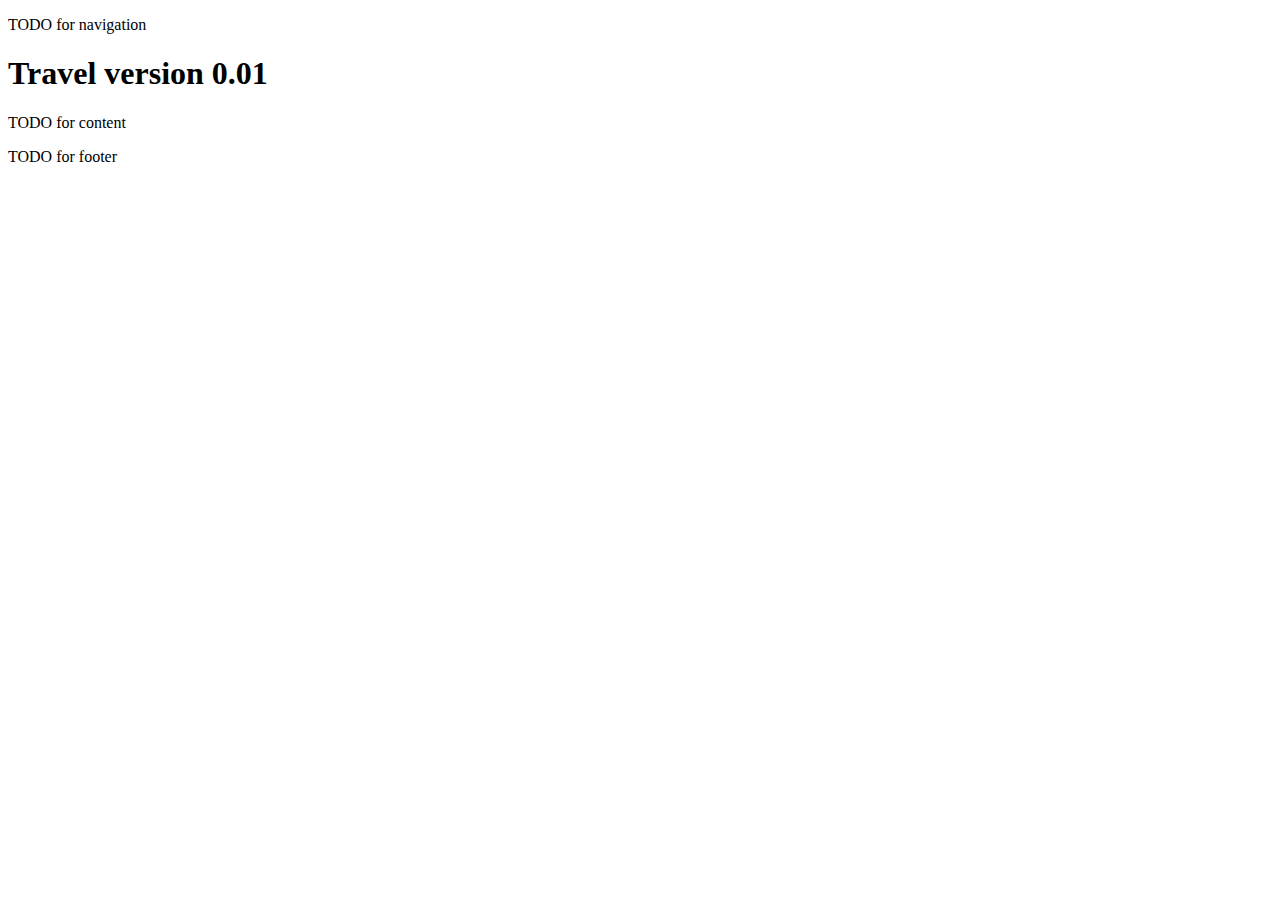
<file: index.html>
<!DOCTYPE html>
<html lang="en">
<head>
    <meta charset="UTF-8">
    <meta http-equiv="X-UA-Compatible" content="IE=edge">
    <meta name="viewport" content="width=<device-width>, initial-scale=1.0">
    <title>Document</title>
</head>
<body>
    <header>
        <nav>
            <p>TODO for navigation</p>
            <H1>Travel version 0.01</H1>
        </nav>
    </header>
    <main>
        <p>TODO for content</p>
    </main>
    <footer>
        <p>TODO for footer</p>
    </footer>
</body>
</html>
</file>
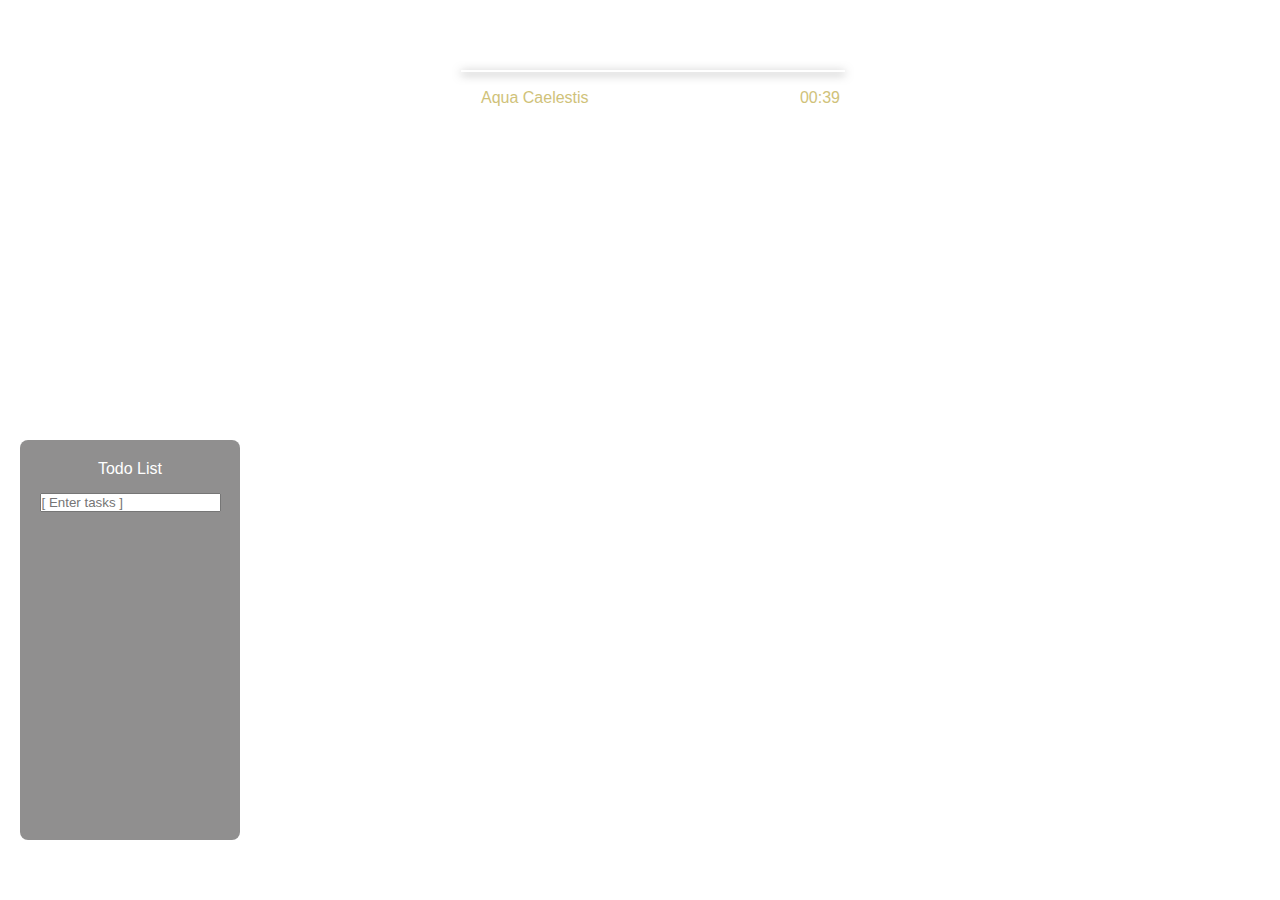
<file: momentum/index.html>
<!DOCTYPE html>
<html lang="en">

<head>
  <meta charset="UTF-8" />
  <meta name="viewport" content="width=device-width, initial-scale=1.0" />
  <link href="assets/favicon.ico" rel="shortcut icon" />
  <link rel="stylesheet" href="css/owfont-regular.css" />
  <link rel="stylesheet" href="css/style.css" />
  <link rel="stylesheet" href="css/icono.css">
  <title>momentum</title>
</head>

<body>
  <header class="header">
    <div class="weather">
      <input type="text" class="city" />
      <i class="weather-icon owf"></i>
      <div class="weather-error"></div>
      <div class="description-container">
        <span class="temperature"></span>
        <span class="weather-description"></span>
      </div>
      <div class="wind"></div>
      <div class="humidity"></div>
    </div>
    <div class="player">
      <div class="player-controls">
        <button class="play-prev player-icon"></button>
        <button class="play player-icon"></button>
        <button class="play-next player-icon"></button>
        <div class="play-info">
          <div class="duration">
            <div class="current">0:00</div>
            <div class="divider">/</div>
            <div class="length">0:00</div>
          </div>
          <div class="song-name">Aqua Caelestis</div>
          <div class="volume-container">
            <div class="volume-button">
              <div class="volume player-icon icono-volumeMedium"></div>
            </div>
            <div class="volume-slider">
              <div class="volume-percentage"></div>
            </div>
          </div>
        </div>
      </div>
      <div class="timeline">
        <div class="progress"></div>
      </div>
      <ul class="play-list">
      </ul>
    </div>
    <div class="options-wrap">
      <div class="options-button icono-gear player-icon"></div>
      <div class="options unvisible">
        <h3 class="options-title">options</h3>
        <div class="options-lists">
          <ul class="options-list">
            <li class="option-item option-language">Language (ru)</li>
            <li class="option-item option-photo-source">Photo Source (GitHub)</li>
            <li class="option-item">
              <textarea class="photo-tags" rows="7" placeholder="enter tags"></textarea>
            </li>
          </ul>
          <ul class="options-list-addit">
          </ul>
        </div>
      </div>
    </div>

  </header>
  <main class="main">
    <div class="slider-icons">
      <button class="slide-prev slider-icon"></button>
      <button class="slide-next slider-icon"></button>
    </div>
    <time class="time">12:00:00</time>
    <date class="date"></date>
    <div class="greeting-container">
      <span class="greeting"></span>
      <input type="text" class="name" />
    </div>

  </main>
  <footer class="footer">
    <div class="todo-list">
      <div class="todo-title">ToDo List!</div>
      <input class="todo-input" type="text" placeholder="enter task" maxlength="25">
      <ul class="todo-task-list">
      </ul>
    </div>
    <button class="change-quote"></button>
    <div class="quotes">
      <div class="quote"></div>
      <div class="author"></div>
    </div>
  </footer>
  <script type="module" src="js/script.js"></script>
</body>

</html>
</file>
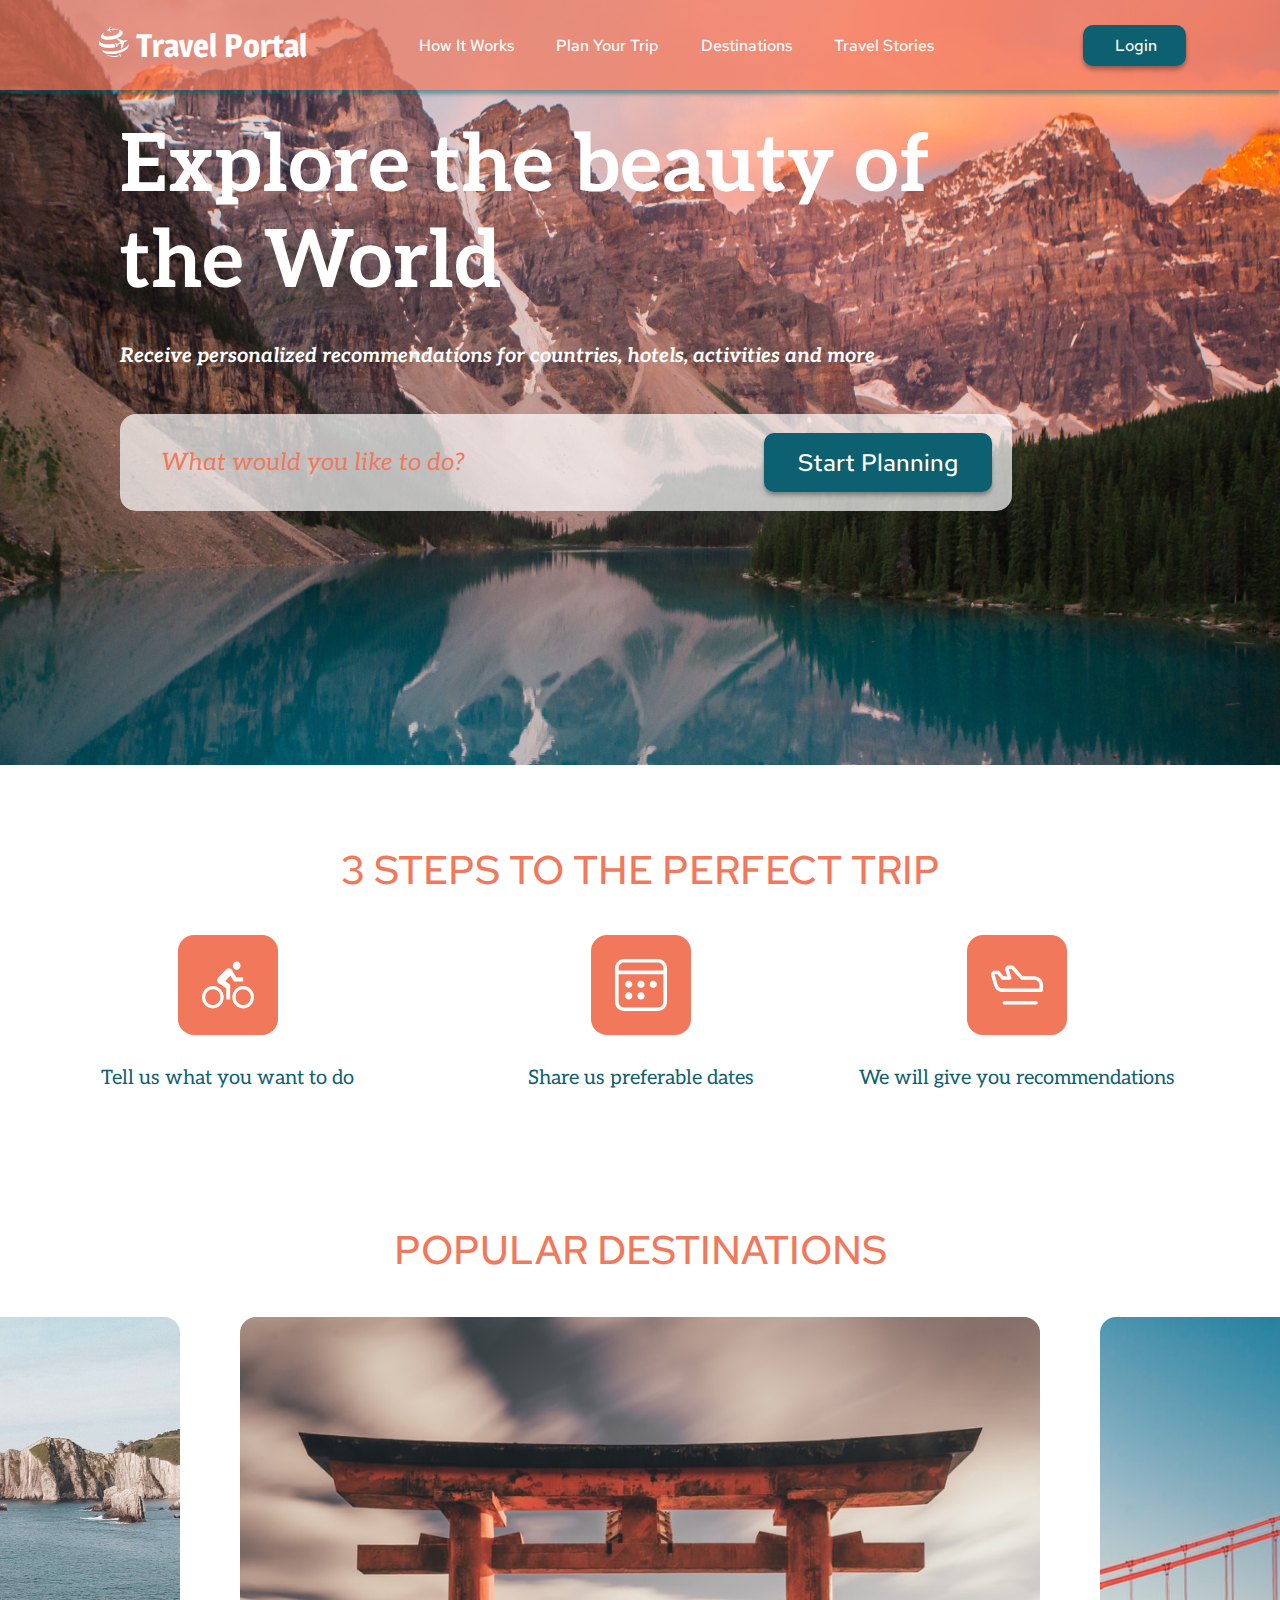
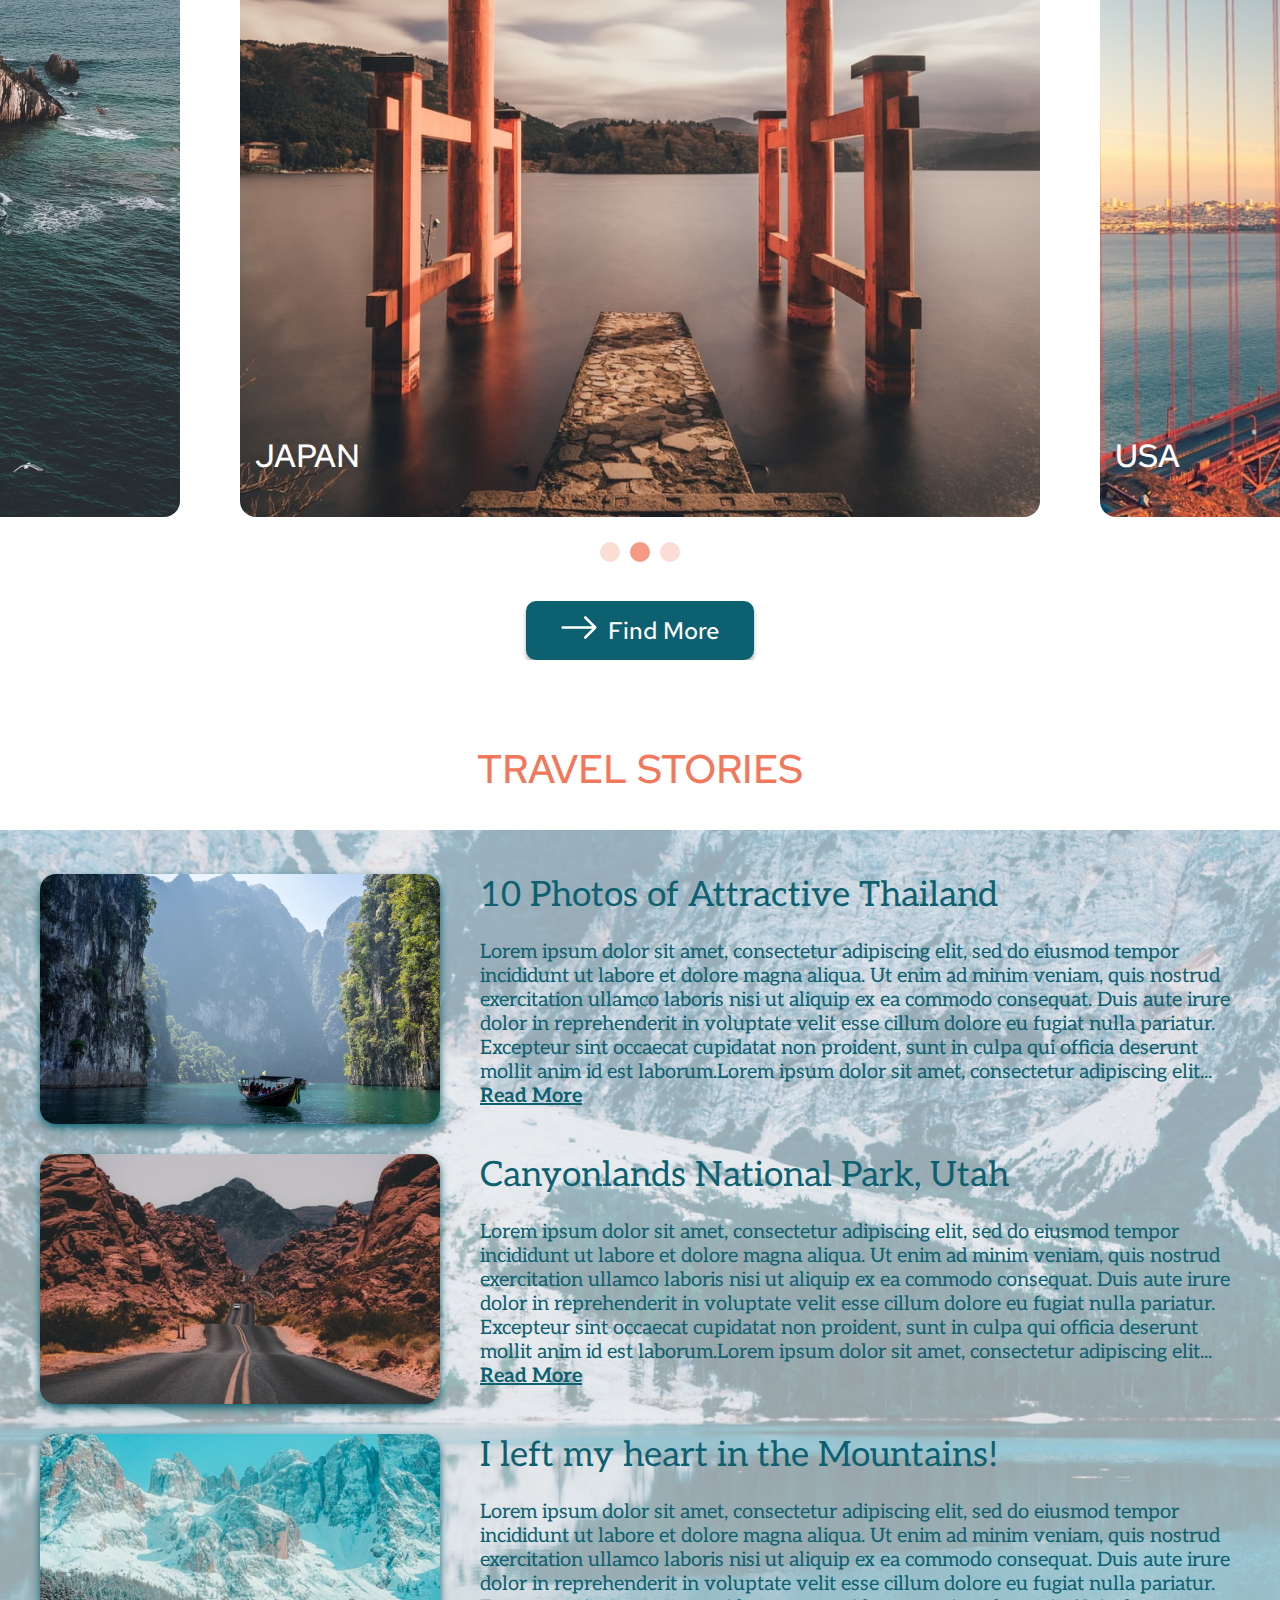
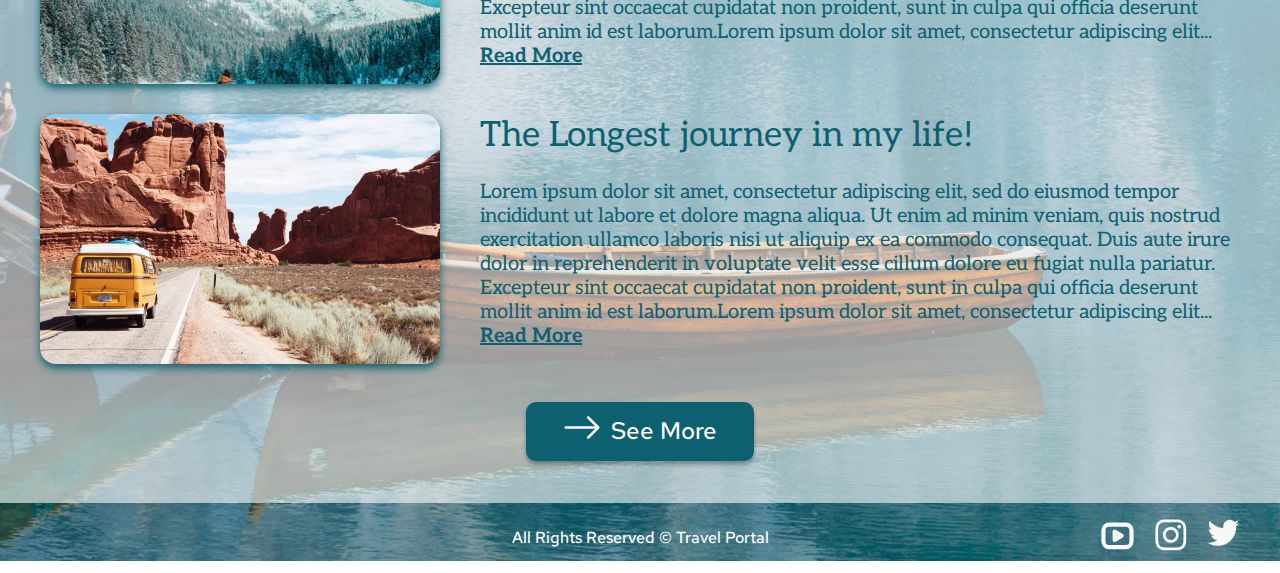
<file: travel/index.html>
<!DOCTYPE html>
<html lang="zxx">

<head>
    <meta charset="UTF-8">
    <meta http-equiv="X-UA-Compatible" content="IE=edge">
    <meta name="viewport" content="width=device-width, initial-scale=1.0">
    <title>Travel ver 3.00</title>
    <link rel="icon" href="assets/svg/icon.svg">
    <link rel="stylesheet" href="css/normalize.css">
    <link rel="stylesheet" href="css/style.css">
    <link rel="stylesheet" href="css/mobile.css">
    <link rel="preconnect" href="https://fonts.googleapis.com">
    <link rel="preconnect" href="https://fonts.gstatic.com" crossorigin>
    <link href="https://fonts.googleapis.com/css2?family=Red+Hat+Text:wght@500&display=swap" rel="stylesheet">
    <link href="https://fonts.googleapis.com/css2?family=Magra:wght@700&display=swap" rel="stylesheet">
    <link href="https://fonts.googleapis.com/css2?family=Aleo:ital,wght@0,400;0,700;1,400;1,700&display=swap"
        rel="stylesheet">
</head>

<body>
    <header>
        <a href="#" class="header_logo">
            <img src="assets/svg/icon.svg" alt="logo">
            <span class="header_title">Travel Portal</span>
        </a>
        <nav class="header_nav">
            <ul class="header_link">
                <li class="header_item">
                    <a href="#preview">How It Works</a>
                </li>
                <li class="header_item">
                    <a href="#steps">Plan Your Trip</a>
                </li>
                <li class="header_item">
                    <a href="#destinations">Destinations</a>
                </li>
                <li class="header_item">
                    <a href="#stories">Travel Stories</a>
                </li>
            </ul>
        </nav>
        <form action="#" class="header_form">
            <button type="button" class="header_button" id="header_button">Login</button>
        </form>
    </header>
    <main>
        <section class="preview">
            <div class="preview_content">
                <div class="header_m">
                    <img class="header_m_logo" src="assets/svg/icon.svg" alt="logo">
                    <img class="burger_icon" id="burger_icon" src="assets/svg/burger.svg" width="30" height="30"
                        alt="burger">
                </div>
                <div class="burger" id="burger">
                    <div class="burger_cross" id="burger_cross">
                        <img src="assets/svg/cross.svg" class="burder_cross-icon" height="15" width="15"
                            alt="close burger">
                    </div>
                    <nav class="burger_nav">
                        <ul class="burger_nav_list">
                            <li class="burger_nav_item">
                                <a href="#preview" class="burger_nav_link">How It Works</a>
                            </li>
                            <li class="burger_nav_item">
                                <a href="#steps" class="burger_nav_link">Plan Your Trip</a>
                            </li>
                            <li class="burger_nav_item">
                                <a href="#destinations" class="burger_nav_link">Destinations</a>
                            </li>
                            <li class="burger_nav_item">
                                <a href="#stories" class="burger_nav_link">Travel Stories</a>
                            </li>
                            <li class="burger_nav_item">
                                <a href="#" class="burger_nav_link" id="account_link">Account</a>
                            </li>
                            <li class="burger_nav_item">
                                <a href="#footer" class="burger_nav_link">Social Media</a>
                            </li>
                        </ul>
                    </nav>
                </div>
                <h1 id="preview" class="preview_title">Explore the beauty of the World</h1>
                <p class="preview_desc">Receive personalized recommendations for countries, hotels, activities
                    and more</p>
                <form action="#" class="preview_form">
                    <p class="preview_form_input">
                        <input class="preview_input_text" type="text" placeholder="What would you like to do?">
                        <button class="preview_input_button" type="submit">Start Planning</button>
                    </p>
                </form>
            </div>
        </section>
        <section class="steps">
            <h2 id="steps" class="steps_title">3 STEPS TO THE PERFECT TRIP</h2>
            <div class="steps_box">
                <div class="steps_item steps_item_bycicle">
                    <img class="steps_svg" src="assets/svg/bycicle.svg" alt="bycicle">
                    <p class="steps_caption">Tell us what you want to do</p>
                </div>
                <div class="steps_item steps_item_calc">
                    <img class="steps_svg" src="assets/svg/calc.svg" alt="calc">
                    <p class="steps_caption">Share us preferable dates</p>
                </div>
                <div class="steps_item steps_item_fly">
                    <img class="steps_svg" src="assets/svg/fly.svg" alt="fly">
                    <p class="steps_caption">We will give you recommendations</p>
                </div>
            </div>
        </section>
        <section class="destinations">
            <h2 id="destinations" class="steps_title">POPULAR DESTINATIONS</h2>
            <div class="slider_container" id="slidercontainer">
                <div class="slider" id="slider">
                    <div class="slide slide1">
                        <p class="slider_title">SPAIN</p>
                    </div>
                    <div class="slide slide2">
                        <p class="slider_title">JAPAN</p>
                    </div>
                    <div class="slide slide3">
                        <p class="slider_title">USA</p>
                    </div>
                </div>
            </div>
            <div class="slider_arrows">
                <img src="assets/svg/s_arrow_l.svg" width="30" height="30" alt="left" class="arrow_item"
                    id="arrow_left">
                <img src="assets/svg/s_arrow_r.svg" width="30" height="30" alt="right" class="arrow_item"
                    id="arrow_right">
            </div>
            <div class="destinations_nav">
                <form action="#" class="slider_nav">
                    <input class="slider_item radio1" name="slider_selector" type="radio">
                    <input class="slider_item radio2 slider_active" name="slider_selector" type="radio">
                    <input class="slider_item radio3" name="slider_selector" type="radio">
                </form>
                <form action="#" class="destinations_form">
                    <button type="button" class="destinations_button">
                        <img class="btn_arrow_svg" src="assets/svg/arrow.svg" alt="Here">
                        Find More
                    </button>
                </form>
            </div>
        </section>
        <section class="stories">
            <h2 id="stories" class="stories_title">TRAVEL STORIES</h2>
            <div class="stories_bground">
                <div class="stories_shadow">
                    <div class="stories_content">
                        <img class="stories_image" srcset="assets/img/stories1_m.jpg 155w, 
                        assets/img/stories1.jpg 400w" sizes="(max-width: 400px) 155px, 400px"
                            src="assets/img/stories1.jpg" alt="Thailand">
                        <div class="stories_content_2">
                            <h3 class="stories_subtitle">10 Photos of Attractive Thailand</h3>
                            <p class="stories_text">Lorem ipsum dolor sit amet, consectetur adipiscing elit, sed do
                                eiusmod tempor incididunt ut labore et dolore magna aliqua. Ut enim ad minim veniam,
                                quis nostrud exercitation ullamco laboris nisi ut aliquip ex ea commodo consequat. Duis
                                aute irure dolor in reprehenderit in voluptate velit esse cillum dolore eu fugiat nulla
                                pariatur. Excepteur sint occaecat cupidatat non proident, sunt in culpa qui officia
                                deserunt mollit anim id est laborum.Lorem ipsum dolor sit amet, consectetur adipiscing
                                elit... <br><a href="#">Read More</a></p>
                            <p class="stories_text_m">Lorem ipsum dolor sit amet, consectetur adipiscing elit, sed do
                                eiusmod tempor incididunt ut labore et dolore magna aliqua. Ut enim ad minim veniam,
                                quis nostrud exercitation ullamco laboris nisi ut aliquip ex ea commodo consequat. Duis
                                aute irure dolor in reprehenderit in voluptate velit esse cillum dolore eu fugiat nulla.
                                Lorem ipsum dolor sit a... <br><a href="#">Read More</a></p>
                        </div>
                    </div>
                    <div class="stories_content">
                        <img class="stories_image" srcset="assets/img/stories2_m.jpg 155w, 
                        assets/img/stories2.jpg 400w" sizes="(max-width: 400px) 155px, 400px"
                            src="assets/img/stories2.jpg" alt="Canyonlands National Park, Utah">
                        <div class="stories_content_2">
                            <h3 class="stories_subtitle">Canyonlands National Park, Utah</h3>
                            <p class="stories_text">Lorem ipsum dolor sit amet, consectetur adipiscing elit, sed do
                                eiusmod tempor incididunt ut labore et dolore magna aliqua. Ut enim ad minim veniam,
                                quis nostrud exercitation ullamco laboris nisi ut aliquip ex ea commodo consequat. Duis
                                aute irure dolor in reprehenderit in voluptate velit esse cillum dolore eu fugiat nulla
                                pariatur. Excepteur sint occaecat cupidatat non proident, sunt in culpa qui officia
                                deserunt mollit anim id est laborum.Lorem ipsum dolor sit amet, consectetur adipiscing
                                elit...<br><a href="#">Read More</a></p>
                            <p class="stories_text_m">Lorem ipsum dolor sit amet, consectetur adipiscing elit, sed do
                                eiusmod tempor incididunt ut labore et dolore magna aliqua. Ut enim ad minim veniam,
                                quis nostrud exercitation ullamco laboris nisi ut aliquip ex ea commodo consequat. Duis
                                aute irure dolor in reprehenderit in voluptate velit esse cillum dolore eu fugiat nulla.
                                Lorem ipsum dolor sit a... <br><a href="#">Read More</a></p>
                        </div>
                    </div>
                    <div class="stories_content">
                        <img class="stories_image" srcset="assets/img/stories3_m.jpg 155w, 
                        assets/img/stories3.jpg 400w" sizes="(max-width: 400px) 155px, 400px"
                            src="assets/img/stories3.jpg" alt="Mountains">
                        <div class="stories_content_2">
                            <h3 class="stories_subtitle">I left my heart in the Mountains!</h3>
                            <p class="stories_text">Lorem ipsum dolor sit amet, consectetur adipiscing elit, sed do
                                eiusmod tempor incididunt ut labore et dolore magna aliqua. Ut enim ad minim veniam,
                                quis nostrud exercitation ullamco laboris nisi ut aliquip ex ea commodo consequat. Duis
                                aute irure dolor in reprehenderit in voluptate velit esse cillum dolore eu fugiat nulla
                                pariatur. Excepteur sint occaecat cupidatat non proident, sunt in culpa qui officia
                                deserunt mollit anim id est laborum.Lorem ipsum dolor sit amet, consectetur adipiscing
                                elit...<br><a href="#">Read More</a></p>
                            <p class="stories_text_m">Lorem ipsum dolor sit amet, consectetur adipiscing elit, sed do
                                eiusmod tempor incididunt ut labore et dolore magna aliqua. Ut enim ad minim veniam,
                                quis nostrud exercitation ullamco laboris nisi ut aliquip ex ea commodo consequat. Duis
                                aute irure dolor in reprehenderit in voluptate velit esse cillum dolore eu fugiat nulla.
                                Lorem ipsum dolor sit a... <br><a href="#">Read More</a></p>
                        </div>
                    </div>
                    <div class="stories_content">
                        <img class="stories_image" srcset="assets/img/stories4_m.jpg 155w, 
                        assets/img/stories4.jpg 400w" sizes="(max-width: 400px) 155px, 400px"
                            src="assets/img/stories4.jpg" alt="Nevada">
                        <div class="stories_content_2">
                            <h3 class="stories_subtitle">The Longest journey in my life!</h3>
                            <p class="stories_text">Lorem ipsum dolor sit amet, consectetur adipiscing elit, sed do
                                eiusmod tempor incididunt ut labore et dolore magna aliqua. Ut enim ad minim veniam,
                                quis nostrud exercitation ullamco laboris nisi ut aliquip ex ea commodo consequat. Duis
                                aute irure dolor in reprehenderit in voluptate velit esse cillum dolore eu fugiat nulla
                                pariatur. Excepteur sint occaecat cupidatat non proident, sunt in culpa qui officia
                                deserunt mollit anim id est laborum.Lorem ipsum dolor sit amet, consectetur adipiscing
                                elit...<br><a href="#">Read More</a></p>
                            <p class="stories_text_m">Lorem ipsum dolor sit amet, consectetur adipiscing elit, sed do
                                eiusmod tempor incididunt ut labore et dolore magna aliqua. Ut enim ad minim veniam,
                                quis nostrud exercitation ullamco laboris nisi ut aliquip ex ea commodo consequat. Duis
                                aute irure dolor in reprehenderit in voluptate velit esse cillum dolore eu fugiat nulla.
                                Lorem ipsum dolor sit a... <br><a href="#">Read More</a></p>
                        </div>
                    </div>
                    <form action="#" class="stories_form">
                        <button type="button" class="stories_button">
                            <img class="btn_arrow_svg" src="assets/svg//arrow.svg" alt="Here">
                            See More
                        </button>
                    </form>
                </div>
            </div>
        </section>
    </main>
    <footer>
        <div class="footer_list" id="footer">
            <div class="footer_mtspace"></div>
            <p class="footer_copyright">All Rights Reserved © Travel Portal</p>
            <ul class="footer_link">
                <li><a href="https://github.com/EXisTAnZ"><img class="footer_icons" src="assets/svg/gh2.svg"
                            alt="github"></a></li>
                <li><a href="https://rs.school/js-stage0/"><img class="footer_icons" src="assets/svg/rss.svg"
                            alt="RSSchool"></a></li>
                <li><a href="https://github.com/rolling-scopes-school/existanz-JSFEPRESCHOOL2022Q2/tree/travel"><img
                            class="footer_icons" src="assets/svg/twit.svg" alt="This Repo"></a></li>
            </ul>
        </div>
    </footer>
    <div class="popup" id="popup">
        <div class="popup_inner">
            <h2 class="popup_title" id="popup_title">Log in to your account</h2>
            <button class="sign-in sign-in-google">
                <img src="assets/svg/fb.svg" alt="facebook_logo" class="sign-in-icon">
                <span class="sign-in-text">
                    Sign In with Facebook
                </span>
            </button>
            <button class="sign-in sign-in-facebook">
                <img src="assets/svg/google.svg" alt="google_logo" class="sign-in-icon">
                <span class="sign-in-text">
                    Sign In with Google
                </span>
            </button>
            <div class="popup_element">
                <p class="popup_element-text">
                    or
                </p>
            </div>
            <div class="popup_account">
                <div class="account_mail">
                    <p class="account_text">
                        E-mail
                    </p>
                </div>
                <input type="email" class="account_input" id="login">
            </div>
            <div class="popup_account popup_account-last">
                <div class="account_mail">
                    <p class="account_text">
                        Password
                    </p>
                </div>
                <input type="password" class="account_input" id="password">
                <button class="sign-in sign-in-account" id="loginButton">
                    <span class="sign-in-text sing-in-text-bottom" id="popup_btn">Sign In</span>
                </button>
                <div class="recovery">
                    <a href="#" class="recovery-link">
                        Forgot Your Password?
                    </a>
                </div>
            </div>
            <div class="popup_footer">
                <p class="popup_footer-text" id="footer_text">Don't have an account?</p>
                <a class="register_link" id="clickToCreate">Register</a>
            </div>
        </div>
    </div>
    <script src="index.js"></script>
</body>

</html>
</file>
<file: momentum/css/owfont-regular.css>
/*!
 *  owfont-regular 1.0.0 by Deniz Fuchidzhiev - http://websygen.com
 *  License - font: SIL OFL 1.1, css: MIT License
 */
/* FONT PATH
 * -------------------------- */
@font-face {
  font-family: 'owfont';
  src: url('../assets/fonts/owfont-regular.eot?v=1.0.0');
  src: url('../assets/fonts/owfont-regular.eot?#iefix&v=1.0.0') format('embedded-opentype'),
	   url('../assets/fonts/owfont-regular.woff') format('woff'),
	   url('../assets/fonts/owfont-regular.ttf') format('truetype'),
	   url('../assets/fonts/owfont-regular.svg#owf-regular') format('svg');
  font-weight: normal;
  font-style: normal;
}
.owf {
  display: inline-block;
  font: normal normal normal 14px/1 owfont;
  font-size: inherit;
  text-rendering: auto;
  -webkit-font-smoothing: antialiased;
  -moz-osx-font-smoothing: grayscale;
  transform: translate(0, 0);
}
/* makes the font 33% larger relative to the icon container */
.owf-lg {
  font-size: 1.33333333em;
  line-height: 0.75em;
  vertical-align: -15%;
}
.owf-2x {
  font-size: 2em;
}
.owf-3x {
  font-size: 3em;
}
.owf-4x {
  font-size: 4em;
}
.owf-5x {
  font-size: 5em;
}
.owf-fw {
  width: 1.28571429em;
  text-align: center;
}
.owf-ul {
  padding-left: 0;
  margin-left: 2.14285714em;
  list-style-type: none;
}
.owf-ul > li {
  position: relative;
}
.owf-li {
  position: absolute;
  left: -2.14285714em;
  width: 2.14285714em;
  top: 0.14285714em;
  text-align: center;
}
.owf-li.owf-lg {
  left: -1.85714286em;
}
.owf-border {
  padding: .2em .25em .15em;
  border: solid 0.08em #eeeeee;
  border-radius: .1em;
}
.owf-pull-right {
  float: right;
}
.owf-pull-left {
  float: left;
}
.owf.owf-pull-left {
  margin-right: .3em;
}
.owf.owf-pull-right {
  margin-left: .3em;
}

/* owfont uses the Unicode Private Use Area (PUA) to ensure screen
   readers do not read off random characters that represent icons */
   
/*   Weather Condition Codes    */
   
/*   Thunderstorm - - - - - - - - - - - - - - - - - - - - - - - - - - - - - - - - - - - -    */
   
/* thunderstorm with light rain */
.owf-200:before,
.owf-200-d:before,
.owf-200-n:before {
  content: "\EB28";
}
/* thunderstorm with rain */
.owf-201:before,
.owf-201-d:before,
.owf-201-n:before {
  content: "\EB29";
}
/* thunderstorm with heavy rain */
.owf-202:before,
.owf-202-d:before,
.owf-202-n:before {
  content: "\EB2A";
}
/*  light thunderstorm  */
.owf-210:before,
.owf-210-d:before,
.owf-210-n:before {
  content: "\EB32";
}
/*  thunderstorm  */
.owf-211:before,
.owf-211-d:before,
.owf-211-n:before {
  content: "\EB33";
}
/*   heavy thunderstorm   */
.owf-212:before,
.owf-212-d:before,
.owf-212-n:before {
  content: "\EB34";
}
/*   ragged thunderstorm   */
.owf-221:before,
.owf-221-d:before,
.owf-221-n:before {
  content: "\EB3D";
}
/*  thunderstorm with light drizzle    */
.owf-230:before,
.owf-230-d:before,
.owf-230-n:before {
  content: "\EB46";
}
/*  thunderstorm with drizzle     */
.owf-231:before,
.owf-231-d:before,
.owf-231-n:before {
  content: "\EB47";
}
/* thunderstorm with heavy drizzle     */
.owf-232:before,
.owf-232-d:before,
.owf-232-n:before {
  content: "\EB48";
}

/*   Drizzle - - - - - - - - - - - - - - - - - - - - - - - - - - - - - - - - - - - -    */

/*  light intensity drizzle */
.owf-300:before,
.owf-300-d:before,
.owf-300-n:before {
  content: "\EB8C";
}
/*  drizzle */
.owf-301:before,
.owf-301-d:before,
.owf-301-n:before {
  content: "\EB8D";
}
/*  heavy intensity drizzle  */
.owf-302:before,
.owf-302-d:before,
.owf-302-n:before {
  content: "\EB8E";
}
/*   light intensity drizzle rain  */
.owf-310:before,
.owf-310-d:before,
.owf-310-n:before {
  content: "\EB96";
}
/*  drizzle rain  */
.owf-311:before,
.owf-311-d:before,
.owf-311-n:before {
  content: "\EB97";
}
/* heavy intensity drizzle rain */
.owf-312:before,
.owf-312-d:before,
.owf-312-n:before {
  content: "\EB98";
}
/* shower rain and drizzle  */
.owf-313:before,
.owf-313-d:before,
.owf-313-n:before {
  content: "\EB99";
}
/* heavy shower rain and drizzle*/
.owf-314:before,
.owf-314-d:before,
.owf-314-n:before {
  content: "\EB9A";
}
/* shower drizzle */
.owf-321:before,
.owf-321-d:before,
.owf-321-n:before {
  content: "\EBA1";
}

/*   Rain - - - - - - - - - - - - - - - - - - - - - - - - - - - - - - - - - - - -    */

/* light rain  */
.owf-500:before,
.owf-500-d:before,
.owf-500-n:before {
  content: "\EC54";
}
/* moderate rain  */
.owf-501:before,
.owf-501-d:before,
.owf-501-n:before {
  content: "\EC55";
}
/* heavy intensity rain  */
.owf-502:before,
.owf-502-d:before,
.owf-502-n:before {
  content: "\EC56";
}
/* very heavy rain   */
.owf-503:before,
.owf-503-d:before,
.owf-503-n:before {
  content: "\EC57";
}
/* extreme rain    */
.owf-504:before,
.owf-504-d:before,
.owf-504-n:before {
  content: "\EC58";
}
/* freezing rain    */
.owf-511:before,
.owf-511-d:before,
.owf-511-n:before {
  content: "\EC5F";
}
/*  light intensity shower rain    */
.owf-520:before,
.owf-520-d:before,
.owf-520-n:before {
  content: "\EC68";
}
/* shower rain  */
.owf-521:before,
.owf-521-d:before,
.owf-521-n:before {
  content: "\EC69";
}
/*  heavy intensity shower rain  */
.owf-522:before,
.owf-522-d:before,
.owf-522-n:before {
  content: "\EC6A";
}
/* ragged shower rain  */
.owf-531:before,
.owf-531-d:before,
.owf-531-n:before {
  content: "\EC73";
}

/*   Snow - - - - - - - - - - - - - - - - - - - - - - - - - - - - - - - - - - - -    */

/* light snow  */
.owf-600:before,
.owf-600-d:before,
.owf-600-n:before {
  content: "\ECB8";
}
/*  snow  */
.owf-601:before,
.owf-601-d:before,
.owf-601-n:before {
  content: "\ECB9";
}
/*   heavy snow   */
.owf-602:before,
.owf-602-d:before,
.owf-602-n:before {
  content: "\ECBA";
}
/*  sleet  */
.owf-611:before,
.owf-611-d:before,
.owf-611-n:before {
  content: "\ECC3";
}
/*   shower sleet */
.owf-612:before,
.owf-612-d:before,
.owf-612-n:before {
  content: "\ECC4";
}
/* light rain and snow */
.owf-615:before,
.owf-615-d:before,
.owf-615-n:before {
  content: "\ECC7";
}
/* rain and snow  */
.owf-616:before,
.owf-616-d:before,
.owf-616-n:before {
  content: "\ECC8";
}
/* light shower snow  */
.owf-620:before,
.owf-620-d:before,
.owf-620-n:before {
  content: "\ECCC";
}
/* shower snow  */
.owf-621:before,
.owf-621-d:before,
.owf-621-n:before {
  content: "\ECCD";
}
/* heavy shower snow  */
.owf-622:before,
.owf-622-d:before,
.owf-622-n:before {
  content: "\ECCE";
}

/*   Atmosphere - - - - - - - - - - - - - - - - - - - - - - - - - - - - - - - - - - - -    */

/* mist */
.owf-701:before,
.owf-701-d:before,
.owf-701-n:before {
  content: "\ED1D";
}
/* smoke */
.owf-711:before,
.owf-711-d:before,
.owf-711-n:before {
  content: "\ED27";
}
/* haze */
.owf-721:before,
.owf-721-d:before,
.owf-721-n:before {
  content: "\ED31";
}
/* Sand/Dust Whirls */
.owf-731:before,
.owf-731-d:before,
.owf-731-n:before {
  content: "\ED3B";
}
/* Fog */
.owf-741:before,
.owf-741-d:before,
.owf-741-n:before {
  content: "\ED45";
}
/* sand */
.owf-751:before,
.owf-751-d:before,
.owf-751-n:before {
  content: "\ED4F";
}
/* dust */
.owf-761:before,
.owf-761-d:before,
.owf-761-n:before {
  content: "\ED59";
}
/*  VOLCANIC ASH  */
.owf-762:before,
.owf-762-d:before,
.owf-762-n:before {
  content: "\ED5A";
}
/* SQUALLS */
.owf-771:before,
.owf-771-d:before,
.owf-771-n:before {
  content: "\ED63";
}
/* TORNADO */
.owf-781:before,
.owf-781-d:before,
.owf-781-n:before {
  content: "\ED6D";
}

/*   Clouds - - - - - - - - - - - - - - - - - - - - - - - - - - - - - - - - - - - -    */

/*  sky is clear  */  /*  Calm  */
.owf-800:before,
.owf-800-d:before,
.owf-951:before,
.owf-951-d:before {
  content: "\ED80";
}
.owf-800-n:before,
.owf-951-n:before {
  content: "\F168";
}
/*  few clouds   */
.owf-801:before,
.owf-801-d:before {
  content: "\ED81";
}
.owf-801-n:before {
  content: "\F169";
}
/* scattered clouds */
.owf-802:before,
.owf-802-d:before {
  content: "\ED82";
}
.owf-802-n:before {
  content: "\F16A";
}
/* broken clouds  */
.owf-803:before,
.owf-803-d:before,
.owf-803-n:before {
  content: "\ED83";
}
/* overcast clouds  */
.owf-804:before,
.owf-804-d:before,
.owf-804-n:before {
  content: "\ED84";
}

/*   Extreme - - - - - - - - - - - - - - - - - - - - - - - - - - - - - - - - - - - -    */

/* tornado  */
.owf-900:before,
.owf-900-d:before,
.owf-900-n:before {
  content: "\EDE4";
}
/*  tropical storm  */
.owf-901:before,
.owf-901-d:before,
.owf-901-n:before {
  content: "\EDE5";
}
/* hurricane */
.owf-902:before,
.owf-902-d:before,
.owf-902-n:before {
  content: "\EDE6";
}
/* cold */
.owf-903:before,
.owf-903-d:before,
.owf-903-n:before {
  content: "\EDE7";
}
/* hot */
.owf-904:before,
.owf-904-d:before,
.owf-904-n:before {
  content: "\EDE8";
}
/* windy */
.owf-905:before,
.owf-905-d:before,
.owf-905-n:before {
  content: "\EDE9";
}
/* hail */
.owf-906:before,
.owf-906-d:before,
.owf-906-n:before {
  content: "\EDEA";
}

/*   Additional - - - - - - - - - - - - - - - - - - - - - - - - - - - - - - - - - - - -    */

/* Setting */
.owf-950:before,
.owf-950-d:before,
.owf-950-n:before {
  content: "\EE16";
}
/*  Light breeze  */
.owf-952:before,
.owf-952-d:before,
.owf-952-n:before {
  content: "\EE18";
}
/*  Gentle Breeze  */
.owf-953:before,
.owf-953-d:before,
.owf-953-n:before {
  content: "\EE19";
}
/*  Moderate breeze  */
.owf-954:before,
.owf-954-d:before,
.owf-954-n:before {
  content: "\EE1A";
}
/* Fresh Breeze  */
.owf-955:before,
.owf-955-d:before,
.owf-955-n:before {
  content: "\EE1B";
}
/* Strong  Breeze  */
.owf-956:before,
.owf-956-d:before,
.owf-956-n:before {
  content: "\EE1C";
}
/* High wind, near gale  */
.owf-957:before,
.owf-957-d:before,
.owf-957-n:before {
  content: "\EE1D";
}
/* Gale */
.owf-958:before,
.owf-958-d:before,
.owf-958-n:before {
  content: "\EE1E";
}
/*  Severe Gale  */
.owf-959:before,
.owf-959-d:before,
.owf-959-n:before {
  content: "\EE1F";
}
/* Storm */
.owf-960:before,
.owf-960-d:before,
.owf-960-n:before {
  content: "\EE20";
}
/*  Violent Storm  */
.owf-961:before,
.owf-961-d:before,
.owf-961-n:before {
  content: "\EE21";
}
/* Hurricane */
.owf-962:before,
.owf-962-d:before,
.owf-962-n:before {
  content: "\EE22";
}
</file>
<file: momentum/css/style.css>
@font-face {
  font-family: 'Arial-MT';
  src: url("../assets/fonts/Arial-MT.woff");
  /* Путь к файлу со шрифтом */
}

* {
  box-sizing: border-box;
  margin: 0;
  padding: 0;
}

body {
  min-width: 480px;
  min-height: 100vh;
  font-family: 'Arial', sans-serif;
  font-size: 16px;
  color: #fff;
  text-align: center;
  background-blend-mode: multiply;
  transition: background-image 1s ease-in-out;
}

.header {
  display: flex;
  justify-content: space-between;
  align-items: flex-start;
  width: 100%;
  height: 30vh;
  min-height: 220px;
  padding: 20px;
}

.player {
  margin-left: -120px;
  transition: .5s;
}

.player-controls {
  display: flex;
  align-items: center;
  justify-content: space-between;
  margin-bottom: 10px;
}

.play-info {
  display: flex;
  padding-left: 20px;
  justify-content: space-between;
  width: 280px;
}

.play-info .duration {
  display: flex;
  padding-right: 20px;
}

.timeline {
  background: white;
  width: 100%;
  height: 2px;
  position: relative;
  cursor: pointer;
  box-shadow: 0 2px 10px 0 #0008;
  margin-bottom: 12px;
  transition: 0.2s;
}

.timeline:hover {
  margin-top: -2px;
  height: 6px;
  margin-bottom: 10px;
}

.timeline .progress {
  background: coral;
  width: 0.1%;
  height: 100%;
  transition: 0.25s;
}

.play-list {
  text-align: left;
}

/*volume button*/
.volume-container {
  cursor: pointer;
  position: relative;
  z-index: 2;
}

.volume-button {
  height: 26px;
  width: 26px;
  color: white;
  display: flex;
  align-items: center;
}

.volume-container .volume-slider {
  position: absolute;
  left: -3px;
  top: 10px;
  z-index: -1;
  width: 0;
  height: 10px;
  background: white;
  box-shadow: 0 0 20px #000a;
  transition: 0.25s;
}

.volume-container .volume-slider .volume-percentage {
  background: coral;
  height: 100%;
  width: 75%;
}

.volume-container:hover .volume-slider {
  left: -123px;
  width: 120px;
}

.play-item {
  position: relative;
  padding: 5px;
  padding-left: 20px;
  list-style: none;
  opacity: .8;
  cursor: pointer;
  transition: .3s;
}

.play-song {
  display: flex;
  justify-content: space-between;
}

.play-item:hover {
  opacity: 1;
}

.play-item::before {
  content: "\2713";
  position: absolute;
  left: 0;
  top: 2px;
  font-weight: 900;
}

.item-active {
  color: #C5B358;
}

.player-icon,
.slider-icon,
.change-quote {
  width: 32px;
  height: 32px;
  background-size: 32px 32px;
  background-position: center center;
  background-repeat: no-repeat;
  background-color: transparent;
  border: 0;
  outline: 0;
  opacity: .8;
  cursor: pointer;
  transition: .3s;
}

.player-icon:hover,
.slider-icon:hover,
.change-quote:hover {
  opacity: 1;
}

.player-icon:active,
.slider-icon:active,
.change-quote:active {
  border: 0;
  outline: 0;
  transform: scale(1.1);
}

.play {
  width: 40px;
  height: 40px;
  background-size: 40px 40px;
  background-image: url("../assets/svg/play.svg");
}

.pause {
  background-image: url("../assets/svg/pause.svg");
}

.play-prev {
  background-image: url("../assets/svg/play-prev.svg");
}

.play-next {
  background-image: url("../assets/svg/play-next.svg");
}

.weather {
  display: flex;
  flex-direction: column;
  justify-content: space-between;
  align-items: flex-start;
  row-gap: 5px;
  width: 180px;
  min-height: 180px;
  text-align: left;
  transition: .5s;
}

.weather-error {
  margin-top: -40px;
}

.description-container {
  display: flex;
  flex-wrap: wrap;
  justify-content: flex-start;
  align-items: center;
  column-gap: 12px;
}

.weather-icon {
  font-size: 44px;
}

/* O P T I O N S */
.options {
  position: absolute;
  top: 35px;
  right: 60px;
  min-width: 220px;
  max-width: 320px;
  display: flex;
  z-index: 10;
  flex-direction: column;
  align-items: center;
  justify-content: flex-start;
  gap: 15px;
  padding: 20px 14px 15px;
  background-color: rgba(33, 32, 32, 0.5);
  border-radius: 8px;
  transition: 0.3s;
}

.options-lists {
  display: flex;
}

.options-list {
  padding-right: 10px;
  max-width: 175px;
}

.options-list-addit {
  border-left: 1px solid rgba(255, 255, 255, 0.5);
  padding-left: 10px;
}

.option-item {
  opacity: .8;
  cursor: pointer;
  transition: .3s;
  list-style: none;
  text-align: left;
  padding: 5px;

}

.crossed {
  text-decoration: line-through;
}

.option-item:hover {
  opacity: 1;
}

.unvisible {
  opacity: 0;
}

.city {
  width: 170px;
  height: 34px;
  padding: 5px;
  font-size: 20px;
  line-height: 24px;
  color: #fff;
  border: 0;
  outline: 0;
  border-bottom: 1px solid #fff;
  background-color: transparent;
}

.city::placeholder {
  font-size: 20px;
  color: #fff;
  opacity: .6;
}

.main {
  position: relative;
  display: flex;
  flex-direction: column;
  justify-content: center;
  align-items: center;
  width: 100%;
  height: 40vh;
  min-height: 260px;
  padding: 20px;
}

.slider-icon {
  position: absolute;
  top: 50%;
  margin-top: -16px;
  cursor: pointer;
}

.slide-prev {
  left: 20px;
  background-image: url("../assets/svg/slider-prev.svg");
}

.slide-next {
  right: 20px;
  background-image: url("../assets/svg/slider-next.svg");
}

.time {
  min-height: 124px;
  margin-bottom: 10px;
  font-family: 'Arial-MT';
  font-size: 100px;
  letter-spacing: -4px;
  transition: .5s;
}

.date {
  min-height: 28px;
  font-size: 24px;
  margin-bottom: 20px;
  transition: .5s;
}

.greeting-container {
  display: flex;
  flex-wrap: wrap;
  justify-content: stretch;
  align-items: center;
  min-height: 48px;
  width: 100vw;
  font-size: 40px;
  transition: .5s;
}

.greeting {
  flex: 1;
  padding: 10px;
  text-align: right;
}

.name {
  flex: 1;
  max-width: 50%;
  padding: 10px;
  font-size: 40px;
  text-align: left;
  color: #fff;
  background-color: transparent;
  border: 0;
  outline: 0;
}

.name::placeholder {
  color: #fff;
  opacity: .6;
}

.footer {
  display: flex;
  flex-direction: column;
  justify-content: flex-end;
  align-items: center;
  width: 100%;
  height: 30vh;
  min-height: 160px;
  padding: 20px;
}

.change-quote {
  margin-bottom: 30px;
  background-image: url("../assets/svg/reload.svg");
}

.quotes {
  transition: .5s;
}

.quote {
  min-height: 32px;
}

.author {
  min-height: 20px;
}



.todo-list {
  position: absolute;
  bottom: 60px;
  left: 20px;
  min-width: 220px;
  max-width: 320px;
  min-height: 400px;
  max-height: 400px;
  overflow: auto;
  display: flex;
  z-index: 10;
  flex-direction: column;
  align-items: center;
  justify-content: flex-start;
  gap: 15px;
  padding: 20px 14px 15px;
  background-color: rgba(33, 32, 32, 0.5);
  border-radius: 8px;
  transition: 0.5s;
}

::-webkit-scrollbar {
  width: 12px;
}

::-webkit-scrollbar-track {
  background: rgba(255, 255, 255, 0.5);
}

::-webkit-scrollbar-thumb {
  background-color: #C5B358;
  border-radius: 20px;
  border: 1px solid #fff;
}

.todo-task {
  display: flex;
  justify-content: space-between;
  opacity: .8;
  min-width: 220px;
  cursor: pointer;
  transition: .3s;
  list-style: none;
}

.todo-task::before {
  content: "\2610";
}
.todo-task-checked::before {
  content: "\2611";
}
.todo-task-del::after {
  content: "\2612";
}

.todo-task:hover {
  opacity: 1;
}

@media (max-width: 768px) {

  .play-info .song-name {
    display: none;
  }

  .play-info {
    width: 100px;
  }

  .time {
    min-height: 80px;
    font-size: 72px;
  }

  .greeting-container {
    min-height: 40px;
    font-size: 32px;
  }

  .greeting {
    padding: 5px;
  }

  .name {
    font-size: 32px;
    padding: 5px;
  }
}
</file>
<file: momentum/css/icono.css>
.icono-gear:before {
    position: absolute;
    left: 50%;
    top: 50%;
    -webkit-transform: translate(-50%, -50%);
    transform: translate(-50%, -50%);
    width: 22px;
    height: 22px;
    box-shadow: 0 0 0 3px, 0 0 0 2px inset;
    border-radius: 50%;
    border: 6px solid transparent;
    box-sizing: border-box
}

.icono-gear {
    width: 32px;
    height: 32px;
    border: 3px dotted;
    border-radius: 50%;
    margin: 1px
}

.icono-volumeMedium:before {
    border: 2px solid;
    width: 15px;
    height: 15px;
    position: absolute;
    border-radius: 50%;
    border-top-color: transparent;
    border-bottom-color: transparent;
    border-left-color: transparent;
    left: 2px;
    border-style: double;
    border-width: 6px;
    left: -2px
}

.icono-volumeMedium:before,
.icono-volumeMute:after,
.icono-volumeMute:before {
    position: absolute;
    top: 50%;
    -webkit-transform: translateY(-50%);
    transform: translateY(-50%)
}


.icono-volumeMedium,
.icono-volumeMute {
    width: 0;
    height: 0;
    border: 7px solid;
    border-left: none;
    border-top-color: transparent;
    border-bottom-color: transparent;
    padding: 6px 3px;
    box-shadow: inset 4px 0;
    margin: 4px 16px 4px 5px;
}

.icono-volumeMute:after,
.icono-volumeMute:before {
    box-shadow: inset 0 0 0 32px;
    -webkit-transform: translateY(-50%) rotate(45deg);
    transform: translateY(-50%) rotate(45deg);
}

.icono-volumeMute:before {
    width: 10px;
    height: 2px;
    left: 17px
}

.icono-volumeMute:after {
    height: 10px;
    width: 2px;
    left: 21px
}

[class*=icono-] {
    display: inline-block;
    vertical-align: middle;
    position: relative;
    font-style: normal;
    color: currentColor;
    text-align: left;
    text-indent: -9999px;
    direction: ltr
}

[class*=icono-]:after,
[class*=icono-]:before {
    content: '';
    pointer-events: none
}

[class*=icono-][class*=Circle] {
    border-radius: 50%;
    width: 30px;
    height: 30px;
    margin: 2px
}

[class*=icono-][class*=Square] {
    border-radius: 4px;
    width: 30px;
    height: 30px;
    margin: 2px
}

[class*=icono-],
[class*=icono-] * {
    box-sizing: border-box
}
</file>
<file: travel/css/style.css>
html {
    scroll-behavior: smooth;
}

body {
    max-width: 1440px;
    margin: 0 auto;
}

a {
    transition: 0.5s ease-in-out;
}

h1 {
    font-family: 'Aleo';
    font-weight: 700;
    font-size: 80px;
    line-height: 96px;
    color: #FFFFFF;
}

h2 {
    font-family: 'Red Hat Text';
    font-weight: 500;
    font-size: 40px;
    line-height: 53px;
    color: #F2785C;
    text-align: center;
}

h3 {
    margin-top: 0px;
    margin-bottom: 24px;
    font-family: 'Aleo';
    font-weight: 400;
    font-size: 35px;
    line-height: 42px;
    color: #0D606F;
}

a:hover,
a:focus,
a:active {
    opacity: 0.75;
    text-shadow: 0px 4px 4px rgba(0, 0, 0, 0.25);
}

button {
    display: block;
    padding: 10px 32px;
    width: 228px;
    height: 59px;
    cursor: pointer;
    font-family: 'Red Hat Text', sans-serif;
    font-style: normal;
    font-weight: 500;
    font-size: 24px;
    line-height: 32px;
    color: #FFFFFF;
    background: #0D606F;
    border-radius: 10px;
    border: 0px;
    box-shadow: 0px 4px 4px rgba(0, 0, 0, 0.25), 0px 2px 3px rgba(13, 96, 111, 0.16);
    transition: 0.5s ease-in-out;
}

button:hover,
button:focus,
button:active {
    background: #407881;
    color: #F2785C;
}

/*!!! header block !!!*/
header {
    display: flex;
    height: 40px;
    background: rgba(242, 120, 92, 0.7);
    box-shadow: 0px 4px 4px rgba(13, 96, 111, 0.5);
    justify-content: space-around;
    align-items: center;
    position: relative;
    padding: 25px;
}

.header_logo {
    font-family: 'Magra';
    font-style: normal;
    font-weight: 600;
    font-size: 32px;
    line-height: 39px;
    color: #FFFFFF;
    text-decoration: none;
    margin-left: 5px;
}

.header_form {
    margin-left: -30px;
}

.header_nav {
    margin-left: -65px;
}

.header_button {
    width: 103px;
    height: 41px;
    font-size: 16px;
    line-height: 21px;
}

.header_link {
    display: flex;
    list-style-type: none;
}

.header_item {
    margin-right: 42px;
}

.header_item a {
    font-family: 'Red Hat Text';
    font-weight: 500;
    font-size: 16px;
    line-height: 21px;
    color: #FFFFFF;
    text-decoration: none;
}
.header_m {
    display: none;
    }

.header_m {
    display: none;
}

.burger {
    display: none;
}

/*!!! preview block !!!*/
.preview {
    background: url(../assets/img/bg_head_main.jpg) no-repeat center;
    margin-top: -135px;
    padding-top: 90px;
    height: 765px;
}

.preview_content {
    height: 83.33%;
    padding-left: 120px;
    padding-top: 20px;
}

.preview_title {
    max-width: 900px;
}

.preview_desc {
    font-family: 'Aleo';
    font-style: italic;
    font-weight: 700;
    font-size: 20px;
    line-height: 24px;
    color: #FFFFFF;
    margin-bottom: 46px;
    margin-top: -20px;
}

.preview_form_input {
    display: flex;
    align-items: center;
}

.preview_input_button {
    margin-left: -248px;
}

.preview_input_text {
    width: 849px;
    height: 95px;
    font-family: 'Aleo', serif;
    font-style: italic;
    font-weight: 400;
    font-size: 24px;
    line-height: 29px;
    color: #F2785C;
    background: rgba(255, 255, 255, 0.7);
    border-radius: 16px;
    border: 0px;
    padding-left: 41px;
}

.preview_input_text::placeholder {
    color: #F2785C;
}

/*!!! steps block !!!*/
.steps {
    margin-bottom: 80px;
}

.steps_box {
    display: flex;
    justify-content: space-around;
    padding-left: 49px;
    padding-right: 53px;
    padding-top: 6px;
}

.steps_item {
    text-align: center;
}

.steps_item_calc {
    margin-left: 70px;
}

.steps_caption {
    font-family: 'Aleo';
    font-weight: 400;
    font-size: 20px;
    line-height: 24px;
    color: #0D606F;
    margin-top: 26px;
}

.steps_svg {
    padding: 24px;
    background-color: #F2785C;
    width: 52px;
    height: 52px;
    border-radius: 16px;
    transition: 0.5s ease-in-out;
}

.steps_svg:hover,
.steps_svg:focus,
.steps_svg:active {
    background: rgba(242, 120, 92, 0.5);
    cursor: pointer;

}

/*!!! destination block !!!*/
.destinations {
    margin-bottom: 82px;
    overflow: hidden;
}

.destinations_nav {
    display: flex;
    flex-direction: column;
    align-items: center;
    padding-top: 5px;
}

.slider_arrows {
    display: none;
    width: 90%;
    position: absolute;
    top: 600px;
    left: 5%;

}

.slider_img {
    border-radius: 16px;
}

.slider_container {
    transition: 1.5s;
}

.slider {
    display: flex;
    justify-content: center;
    gap: 60px;
    margin-top: 41px;
}

.slider_title {
    font-family: 'Red Hat Text';
    font-weight: 500;
    font-size: 32px;
    line-height: 42px;
    color: #FFFFFF;
    margin: 718px 0px 0px 15px;
}

.slide {
    width: 800px;
    min-width: 800px;
    height: 800px;
    border-radius: 16px;
}

.slide1 {
    background: url(../assets/img/slider1.jpg) no-repeat center;
}

.slide2 {
    background: url(../assets/img/slider2.jpg) no-repeat center;
}

.slide3 {
    background: url(../assets/img/slider3.jpg) no-repeat center;
}

/*!!! radiobutton style !!!*/

.slider_item {
    width: 20px;
    height: 20px;
    margin: 20px 3px 35px;
    background: rgba(242, 120, 92, 0.5);
    opacity: 0.5;
    border-radius: 50%;
    appearance: none;
    cursor: pointer;
}

.slider_active {
    opacity: 0.75;
    background: #F2785C;
    text-shadow: 0px 4px 4px rgba(0, 0, 0, 0.25);
}



/*!!! stories block !!!*/

.stories_bground {
    background: url(../assets/img/bg_foot_main.jpg) no-repeat center;
    padding-bottom: 60px;
}

.stories_shadow {
    background: rgba(255, 255, 255, 0.6);

}

.stories_content:first-child {
    padding-top: 45px;
}

.stories_content {
    display: flex;
    padding-bottom: 30px;
    justify-content: center;
    align-items: flex-start;
    gap: 40px;
}

.stories_content_2 {
    display: flex;
    flex-direction: column;

}

.stories_image {
    filter: drop-shadow(0px 4px 4px #0D606F);
    border-radius: 16px;
}

.stories_text {
    font-family: 'Aleo';
    font-style: normal;
    font-weight: 400;
    font-size: 20px;
    line-height: 24px;
    color: #0D606F;
    max-width: 760px;
    margin: 0px;
}

.stories_text_m {
    display: none;
}

.stories_text a {
    font-weight: 700;
    color: #0D606F;
}

.stories_form {
    padding-top: 8px;
    padding-bottom: 42px;
}

.stories_button {
    text-align: center;
    margin: auto;
}

.btn_arrow_svg {
    margin-right: 5px;
}

/*!!! footer block !!!*/
footer {
    display: flex;
    justify-content: center;
    margin-top: -60px;
}

.footer_list {
    display: flex;
    justify-content: space-around;
    align-items: center;
}

.footer_mtspace {
    width: 300px;
}

.footer_copyright {
    font-family: 'Red Hat Text';
    font-weight: 500;
    font-size: 16px;
    line-height: 21px;
    color: #FFFFFF;
    width: 300px;
    text-align: center;
    margin: 0px 150px;
}

.footer_link {
    display: flex;
    justify-content: end;
    flex-wrap: wrap;
    list-style-type: none;
    width: 260px;
}

.footer_link a {
    padding-left: 20px;
}

/*!!! popup block !!!*/
.popup {
    position: fixed;
    top: 0;
    left: 50%;
    transform: translate(-50%, -200%);
    max-width: 650px;
    width: 100%;
    display: flex;
    justify-content: center;
    background: linear-gradient(177.09deg, #FFFFFF 6.15%, #0D606F 202.69%);
    box-shadow: 0px 4px 4px rgba(0, 0, 0, 0.25);
    border-radius: 16px;
    transition: 0.3s linear;
    z-index: 1001;
}

.popup-visible {
    transform: translate(-50%, 10%);
}

.popup_inner {
    width: 86.15%;
    margin: 0 auto;
    text-align: center;
}

.popup_title {
    margin-top: 20px;
    margin-bottom: 21px;
    font-size: 32px;
    font-family: 'Aleo', serif;
    font-weight: 700;
    color: #0D606F
}

.sign-in {
    display: flex;
    align-items: center;
    justify-content: center;
    width: 100%;
    padding: 15px 0;
    border-radius: 10px;
    border: none;
    background-color: #1877F2;
}

.sign-in-google {
    font-weight: 400;
    margin-bottom: 17px;
    color: #FFFFFF;
}


.sign-in-facebook {
    font-weight: 400;
    margin-top: 0px;
    margin-bottom: 28px;
    background-color: #FFFFFF;
    color: #0D606F;
}

.sign-in-icon {
    width: 24px;
    height: 24px;
    margin-right: 15px;
}

.sign-in-text {
    font-family: 'Red Hat Text', sans-serif;
    font-size: 20px;
}

#popup_btn {
    color: #FFFFFF;
}

.popup_element {
    width: 100%;
    opacity: 0.5;
    margin-bottom: 10px;
}

.popup_element-text {
    display: block;
    position: relative;
    font-size: 20px;
    font-weight: bold;
    font-family: 'Aleo', serif;
    color: #0D606F;
}

.popup_element-text::before {
    position: absolute;
    top: 50%;
    left: 0;
    display: block;
    content: "";
    width: 47%;
    height: 1px;
    background-color: #0D606F;
}

.popup_element-text::after {
    position: absolute;
    top: 50%;
    right: 0;
    display: block;
    content: "";
    width: 47%;
    height: 1px;
    background-color: #0D606F;
}

.popup_account {
    margin-top: -24px;
    margin-bottom: 24px;
}

.popup_account-last .account_input {
    margin-bottom: 22px;
}

.account_mail {
    display: flex;
    justify-content: flex-start;
}

.account_input-email {
    margin-bottom: 25px;
}

.account_text {
    margin-bottom: 5px;
    font-size: 16px;
    font-weight: 400;
    font-family: 'Aleo', serif;
    color: #0D606F;
}

.account_input {
    font-size: 22px;
    outline: none;
    width: 100%;
    height: 56px;
    border: none;
    border-radius: 10px;
}

.sign-in-account {
    background-color: #0D606F;
    margin-bottom: 7px;
}

.recovery {
    margin-bottom: 25px;
}

.recovery-link {
    font-family: 'Aleo', serif;
    font-size: 15px;
    font-weight: 700;
    text-decoration: underline;
    color: #0D606F;
}

.popup_footer {
    margin-bottom: 23px;
    padding-top: 18px;
    border-top: 1px solid rgba(13, 96, 111, 50%);
}

.popup_footer-text {
    display: inline;
    font-family: 'Aleo', serif;
    font-size: 15px;
    font-weight: 700;
    color: rgba(13, 96, 111, 50%);
}

.register_link {
    font-size: 15px;
    font-weight: 700;
    color: #0D606F;
    ;
    text-decoration: underline;
    transition: 0.2s linear;
}

.register_link:hover {
    cursor: pointer;
    color: #407881
}

.popup-active .sign-in-account {
    margin-bottom: 24px;
}

.popup-active .sign-in-google {
    display: none;
}

.popup-active .sign-in-facebook {
    display: none;
}

.popup-active .popup_element {
    display: none;
}

.popup-active .recovery {
    display: none;
}
</file>
<file: travel/css/mobile.css>
@media (max-width: 550px) {
    main {
        border-radius: 30px;
    }

    header {
        display: none;
    }

    h2 {
        font-size: 14px;
        line-height: 18.52px;
    }

    h3 {
        font-size: 11px;
        line-height: 13.2px;
        margin-top: 7px;
        margin-bottom: 2px;
    }

    button {
        width: 92px;
        height: 30px;
        font-size: 11px;
        line-height: 14.55px;
        padding: 0px;
    }

    .btn_arrow_svg {
        margin-right: 10px;
        width: 10px;
        height: 10px;
    }

    /*!!! preview block !!!*/
    .preview {
        background: url(../assets/img/bg_head_main_m.jpg) no-repeat center;
        background-size: cover;
        margin-top: 0px;
        padding-top: 0px;
        height: 251px;
        border-radius: 30px 30px 0px 0px;
    }

    .preview_content {
        padding-left: 15px;
        padding-right: 15px;
        padding-top: 15px;
        height: auto;
    }

    .header_m {
        display: flex;
        justify-content: space-between;
        padding-bottom: 100px;
    }

    .burger {
        transform: translate(0, -250px);
        display: block;
        position: absolute;
        top: 15px;
        right: 15px;
        padding: 0px 15px 5px 15px;
        border-radius: 10px;
        background-color: #F2785C;
        transition: 0.5s cubic-bezier(0.075, 0.82, 0.165, 1);
    }

    .burger-active {
        visibility: visible;
        transform: translateX(0);
        opacity: 1;
    }

    .burger_cross {
        position: absolute;
        top: 15px;
        left: 15px;
    }

    .burger_nav_list {
        list-style: none;
        text-decoration: none;
    }

    .burger_nav_item a {
        font-family: 'Red Hat Text';
        font-weight: 500;
        font-size: 16px;
        line-height: 30px;
        color: #FFFFFF;
        text-decoration: none;
    }

    .preview_title {
        display: none;
    }

    .preview_desc {
        display: none;
    }

    .preview_input_text {
        width: 90%;
        height: 46px;
        font-family: 'Aleo', serif;
        font-style: italic;
        font-weight: 400;
        font-size: 14px;
        line-height: 16.8px;
        color: #F2785C;
        background: rgba(255, 255, 255, 0.7);
        border-radius: 16px;
        border: 0px;
        padding-left: 16px;
    }

    .preview_input_button {
        margin-left: -101px;
    }

    /*!!! STEPS BLOCK !!!*/
    .steps {
        margin-top: 20px;
        margin-bottom: 0px;
    }

    .steps_box {
        padding: 0px;
        padding-top: 11px;
    }

    .steps_svg {
        padding: 17.5px;
        width: 35px;
        height: 35px;
    }

    .steps_caption {
        margin-top: 15px;
        font-size: 10px;
        line-height: 12px;
    }

    .steps_item_bycicle {
        width: 90px;
        text-align: left;
    }

    .steps_item_calc {
        margin-left: 10px;
    }

    .steps_item_fly {
        width: 90px;
        text-align: right;
    }

    /*!!! Destinations block !!!*/
    .destinations {
        margin-bottom: 35px;
    }

    .slider_arrows {
        display: flex;
        justify-content: space-between;
    }

    .slider_item {
        width: 10px;
        height: 10px;
    }

    .destinations_nav {
        padding-top: 0px;
        margin-top: -40px;
    }

    .slide {
        width: 360px;
        min-width: 360px;
        height: 210px;
        border-radius: 16px;
    }

    .slide1 {
        background: url(../assets/img/slider1_m.jpg) no-repeat center;
    }

    .slide2 {
        background: url(../assets/img/slider2_m.jpg) no-repeat center;
    }

    .slide3 {
        background: url(../assets/img/slider3_m.jpg) no-repeat center;
    }

    /*!!! STORIES BLOCK !!!*/

    .stories_bground {
        background: url(../assets/img/bg_foot_main_m.jpg) no-repeat center;
        border-radius: 0px 0px 30px 30px;
        padding: 0px;
    }

    .stories_content:first-child {
        padding-top: 8px;
    }

    .stories_content {
        gap: 10px;
        padding-bottom: 8px;

    }

    .stories_image {
        width: 155px;
        height: 130px;
    }

    .stories_text {
        display: none;
    }

    .stories_text_m {
        display: block;
        font-family: 'Aleo';
        font-style: normal;
        font-weight: 400;
        color: #0D606F;
        font-size: 9px;
        line-height: 10.8px;
        max-width: 195px;
    }

    .footer_link {
        display: flex;
        justify-content: center;
        flex-wrap: wrap;
        list-style-type: none;
        padding: 0px;
        margin-top: 30px;
        margin-bottom: 0px;
    }

    .footer_link a {
        padding: 10px;
    }

    .footer_icons {
        width: 20px;
        height: 20px;
    }
}

@media (max-width: 1024px) {


    .preview_input_text {
        width: 90%;
    }

    .stories_bground {
        background-size: cover;
    }

    .footer_mtspace {
        display: none;
    }

    .footer_link {
        justify-content: center;
        padding: 0px;
    }
}

@media (max-width: 768px) {
    .footer_copyright {
        display: none;
    }
}
</file>
